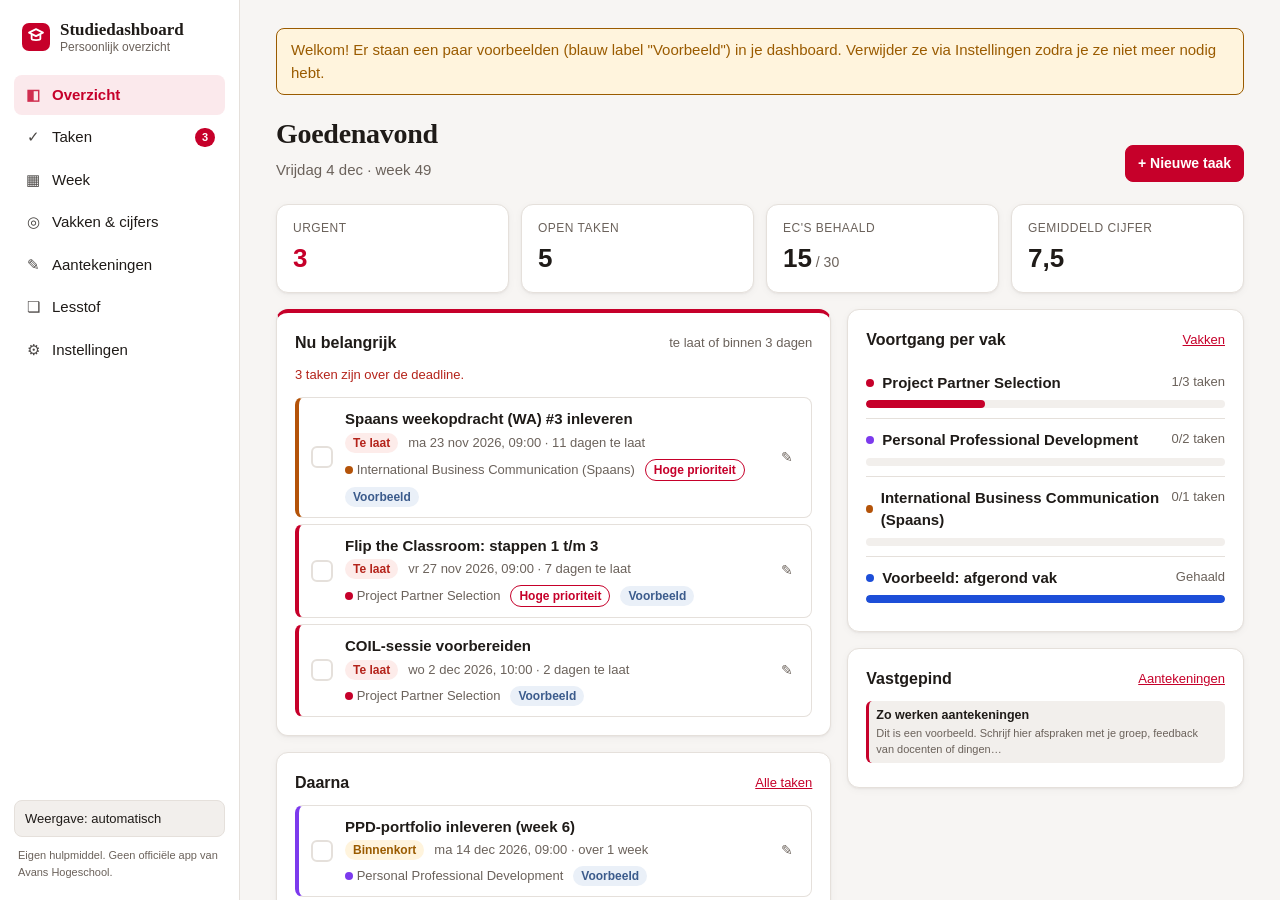
<file: index.html>
<!doctype html>
<html lang="nl">
<head>
  <meta charset="utf-8">
  <meta name="viewport" content="width=device-width, initial-scale=1">
  <title>Studiedashboard</title>
  <meta http-equiv="refresh" content="0; url=Studiedashboard.html">
</head>
<body>
  <p><a href="Studiedashboard.html">Open het Studiedashboard</a></p>
</body>
</html>
</file>
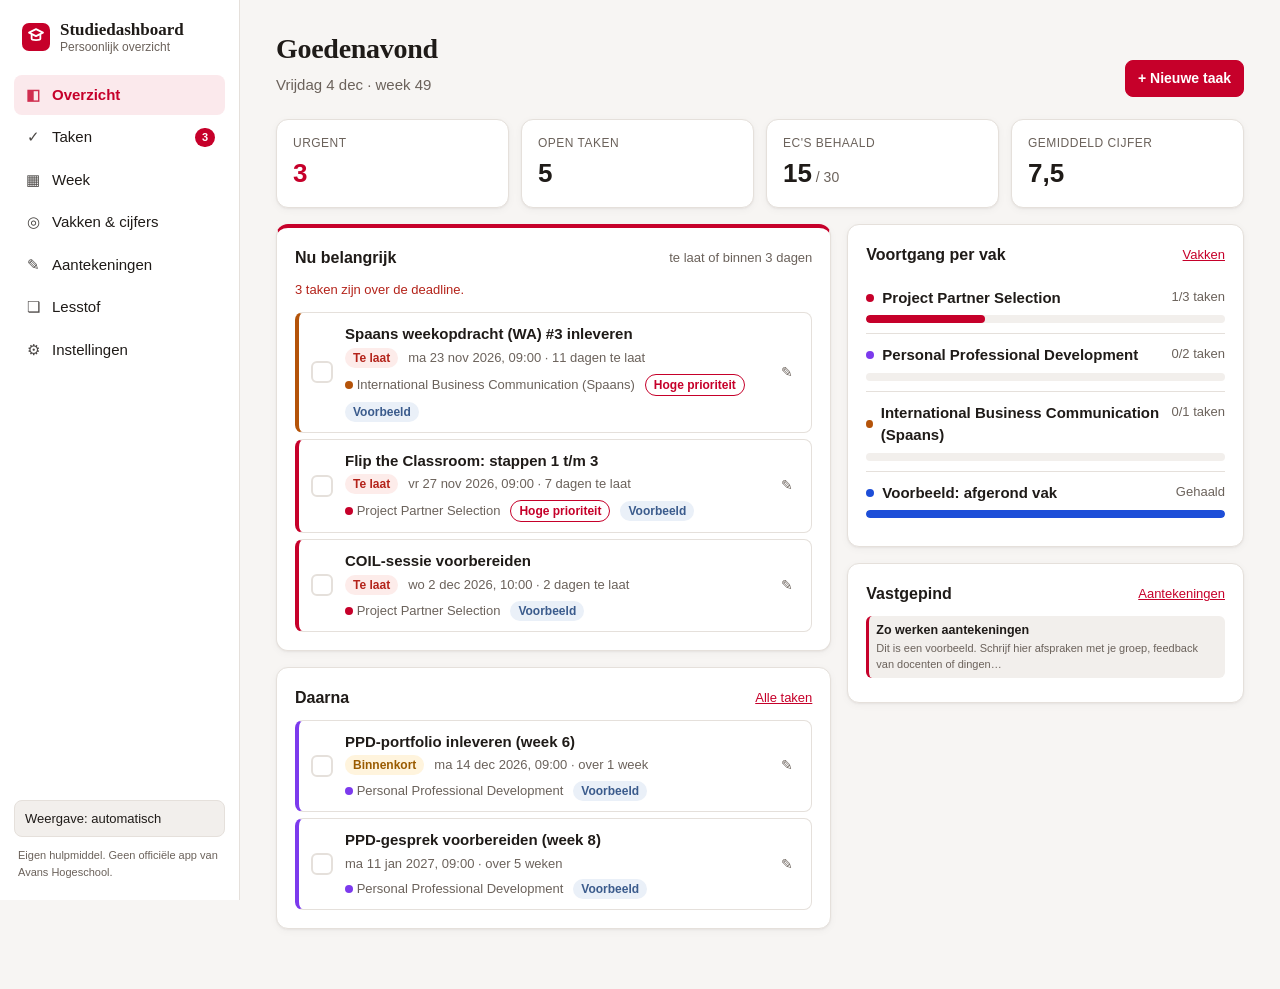
<file: Studiedashboard.html>
<!doctype html>
<html lang="nl">
<head>
  <meta charset="utf-8">
  <meta name="viewport" content="width=device-width, initial-scale=1, viewport-fit=cover">
  <meta name="theme-color" content="#c6002a">
  <meta name="apple-mobile-web-app-capable" content="yes">
  <meta name="mobile-web-app-capable" content="yes">
  <meta name="apple-mobile-web-app-status-bar-style" content="default">
  <meta name="apple-mobile-web-app-title" content="Studie">
  <link rel="apple-touch-icon" href="app/icons/apple-touch-icon.png">
  <meta name="color-scheme" content="light dark">
  <title>Studiedashboard</title>
  <link rel="stylesheet" href="app/styles.css">
  <script>
    if (location.protocol === 'https:' || location.protocol === 'http:') {
      var m = document.createElement('link'); m.rel = 'manifest'; m.href = 'manifest.webmanifest';
      document.head.appendChild(m);
    }
  </script>
  <link rel="icon" href="data:image/svg+xml,%3Csvg xmlns='http://www.w3.org/2000/svg' viewBox='0 0 32 32'%3E%3Crect width='32' height='32' rx='8' fill='%23c6002a'/%3E%3Cpath d='M8 11l8-4 8 4-8 4z M11 13v5c0 2 10 2 10 0v-5' fill='none' stroke='white' stroke-width='2' stroke-linejoin='round'/%3E%3C/svg%3E">
</head>
<body>
  <noscript>
    <p class="noscript">Dit dashboard heeft JavaScript nodig. Zet JavaScript aan in je browser.</p>
  </noscript>

  <div class="layout">
    <aside class="sidebar" aria-label="Hoofdmenu">
      <div class="brand">
        <span class="brand-mark" aria-hidden="true">
          <svg viewBox="0 0 32 32" width="28" height="28"><rect width="32" height="32" rx="8" fill="currentColor"/><path d="M8 11l8-4 8 4-8 4z M11 13v5c0 2 10 2 10 0v-5" fill="none" stroke="#fff" stroke-width="2" stroke-linejoin="round"/></svg>
        </span>
        <span class="brand-text">
          <strong>Studiedashboard</strong>
          <small>Persoonlijk overzicht</small>
        </span>
      </div>
      <nav class="nav" id="nav">
        <a href="#overzicht" data-view="overzicht"><span class="ico" aria-hidden="true">◧</span><span class="lbl">Overzicht</span><span class="lbl-short">Overzicht</span></a>
        <a href="#taken" data-view="taken"><span class="ico" aria-hidden="true">✓</span><span class="lbl">Taken</span><span class="lbl-short">Taken</span><span class="badge" id="nav-badge" hidden></span></a>
        <a href="#week" data-view="week"><span class="ico" aria-hidden="true">▦</span><span class="lbl">Week</span><span class="lbl-short">Week</span></a>
        <a href="#vakken" data-view="vakken"><span class="ico" aria-hidden="true">◎</span><span class="lbl">Vakken &amp; cijfers</span><span class="lbl-short">Vakken</span></a>
        <a href="#aantekeningen" data-view="aantekeningen"><span class="ico" aria-hidden="true">✎</span><span class="lbl">Aantekeningen</span><span class="lbl-short">Notities</span></a>
        <a href="#lesstof" data-view="lesstof"><span class="ico" aria-hidden="true">❏</span><span class="lbl">Lesstof</span><span class="lbl-short">Lesstof</span></a>
        <a href="#instellingen" data-view="instellingen"><span class="ico" aria-hidden="true">⚙</span><span class="lbl">Instellingen</span><span class="lbl-short">Meer</span></a>
      </nav>
      <div class="sidebar-foot">
        <button type="button" class="theme-toggle" id="theme-toggle" aria-label="Wissel licht of donker">
          <span id="theme-label">Weergave: automatisch</span>
        </button>
        <p class="disclaimer">Eigen hulpmiddel. Geen officiële app van Avans Hogeschool.</p>
      </div>
    </aside>

    <main class="main" id="main" tabindex="-1">
      <div id="banner" class="banner" role="status" hidden></div>
      <div id="view"></div>
    </main>
  </div>

  <dialog id="dialog" class="dialog" aria-labelledby="dialog-title"></dialog>
  <div id="toast" class="toast" role="status" aria-live="polite" hidden></div>

  <script src="app/lesstof.js"></script>
  <script src="app/rooster.js"></script>
  <script src="app/core.js"></script>
  <script src="app/app.js"></script>
</body>
</html>
</file>
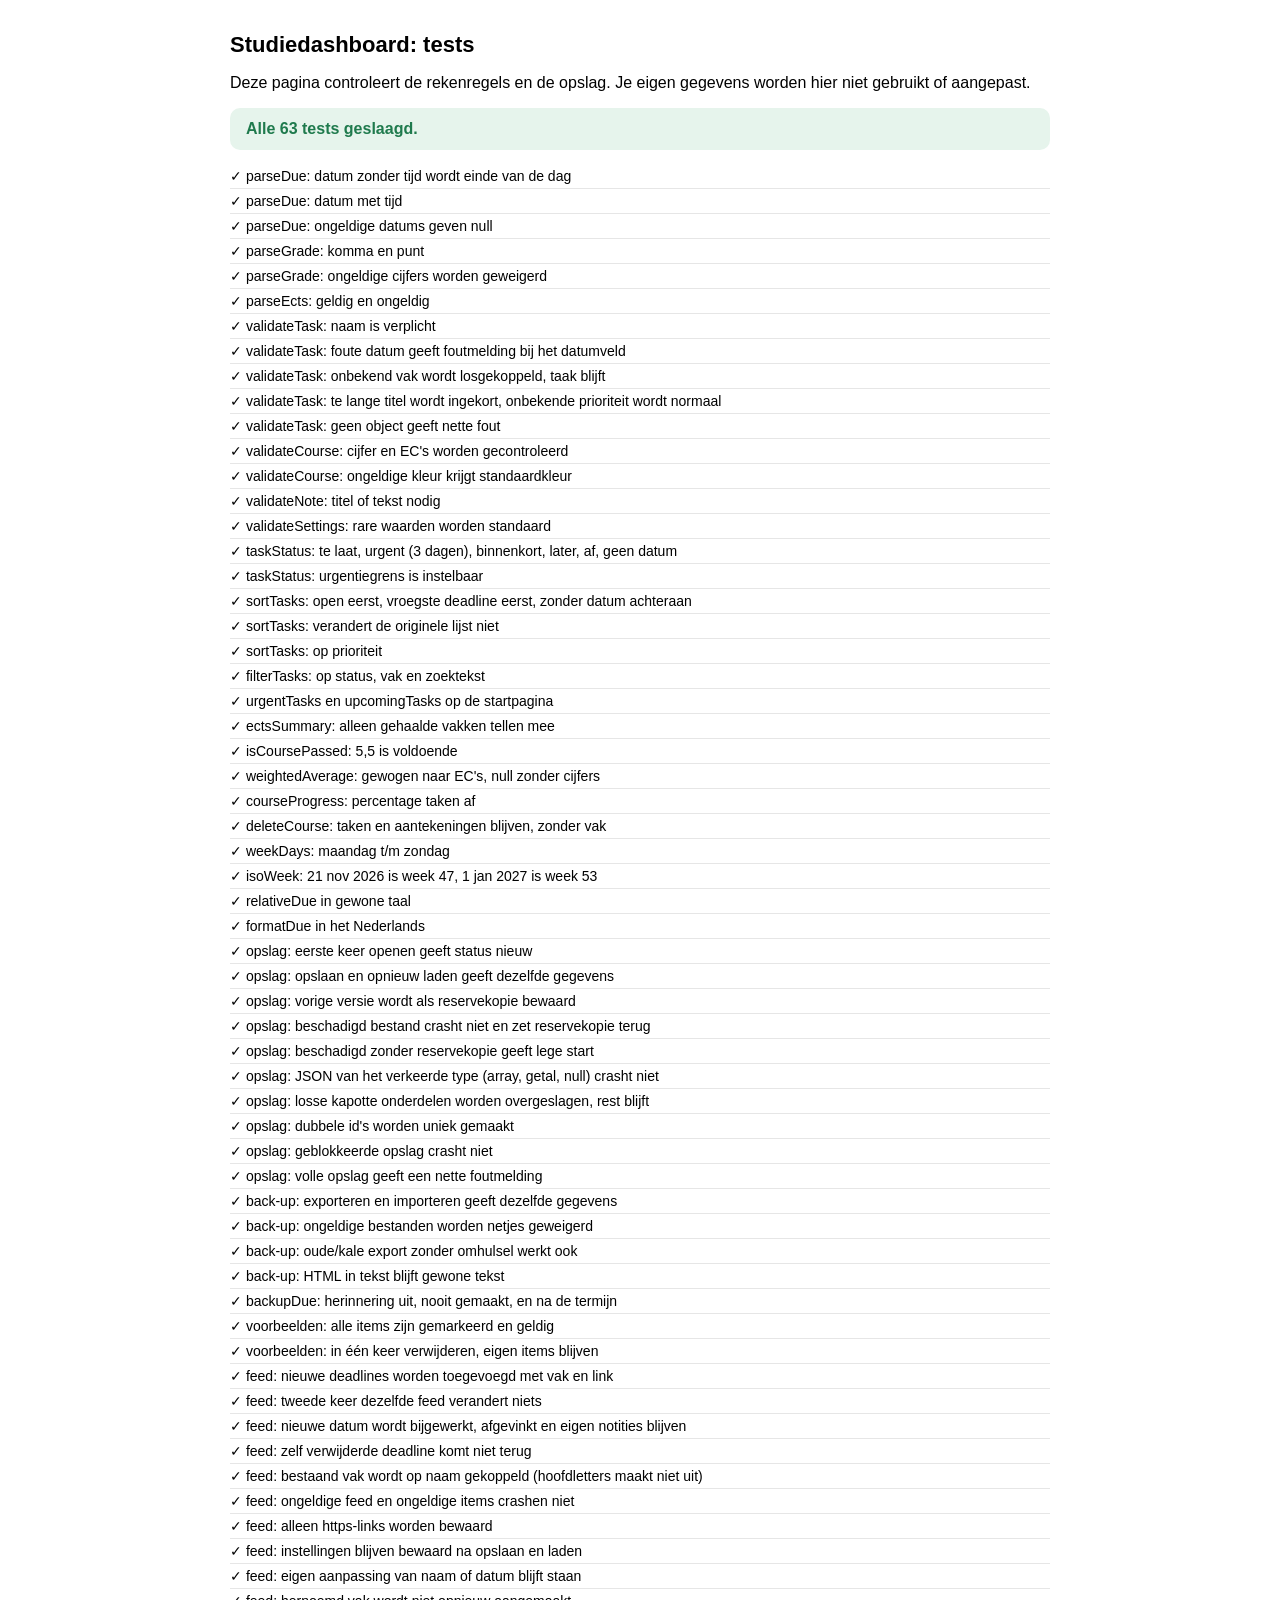
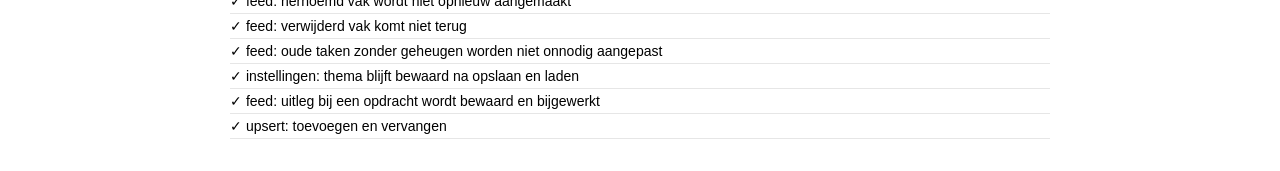
<file: tests/tests.html>
<!doctype html>
<html lang="nl">
<head>
  <meta charset="utf-8">
  <meta name="viewport" content="width=device-width, initial-scale=1">
  <title>Studiedashboard tests</title>
  <style>
    :root { color-scheme: light dark; }
    body { font-family: -apple-system, BlinkMacSystemFont, "Segoe UI", sans-serif; max-width: 820px; margin: 32px auto; padding: 0 16px; background: Canvas; color: CanvasText; }
    h1 { font-size: 22px; }
    #summary { padding: 12px 16px; border-radius: 10px; font-weight: 700; }
    .pass { background: #e6f4ec; color: #1f7a4d; }
    .fail { background: #fdecea; color: #b4231a; }
    ul { list-style: none; padding: 0; font-size: 14px; }
    li { padding: 4px 0; border-bottom: 1px solid rgba(128,128,128,.2); }
    li.bad { color: #b4231a; }
    small { display: block; opacity: .8; }
  </style>
</head>
<body>
  <h1>Studiedashboard: tests</h1>
  <p>Deze pagina controleert de rekenregels en de opslag. Je eigen gegevens worden hier niet gebruikt of aangepast.</p>
  <div id="summary">Bezig…</div>
  <ul id="list"></ul>
  <script src="../app/core.js"></script>
  <script src="test-runner.js"></script>
  <script src="core.test.js"></script>
  <script>
    (function () {
      var list = document.getElementById('list');
      var res = TR.run(function (r) {
        var li = document.createElement('li');
        li.className = r.ok ? '' : 'bad';
        li.textContent = (r.ok ? '✓ ' : '✗ ') + r.name;
        if (!r.ok) { var s = document.createElement('small'); s.textContent = r.error; li.appendChild(s); }
        list.appendChild(li);
      });
      var sum = document.getElementById('summary');
      sum.className = res.failed ? 'fail' : 'pass';
      sum.textContent = res.failed
        ? res.failed + ' van ' + res.total + ' tests mislukt.'
        : 'Alle ' + res.total + ' tests geslaagd.';
    })();
  </script>
</body>
</html>
</file>
<file: app/styles.css>
/* Studiedashboard - opmaak
   Kleuren staan als variabelen bovenaan, zodat licht en donker
   op één plek te regelen zijn. */

:root {
  --accent: #c6002a;
  --accent-strong: #a10022;
  --accent-soft: #fbe9ec;
  --accent-text: #ffffff;

  --bg: #f7f5f3;
  --surface: #ffffff;
  --surface-2: #f2efec;
  --border: #e5e0db;
  --text: #1f1b18;
  --text-muted: #6b625b;

  --danger: #b4231a;
  --danger-soft: #fdecea;
  --warn: #9a5b00;
  --warn-soft: #fff4dd;
  --ok: #1f7a4d;
  --ok-soft: #e6f4ec;
  --info: #3b5b8c;
  --info-soft: #eaf0f8;

  --radius: 12px;
  --radius-sm: 8px;
  --shadow: 0 1px 2px rgba(31, 27, 24, .05), 0 2px 8px rgba(31, 27, 24, .04);
  --font: -apple-system, BlinkMacSystemFont, "SF Pro Text", "Segoe UI", Roboto, "Helvetica Neue", Arial, sans-serif;
  --font-head: ui-serif, "New York", Georgia, "Times New Roman", serif;
  color-scheme: light;
}

:root[data-theme="donker"] {
  --accent: #ff4d6a;
  --accent-strong: #ff7088;
  --accent-soft: #3a1a20;
  --accent-text: #1a0a0d;
  --bg: #161413;
  --surface: #201d1b;
  --surface-2: #2a2624;
  --border: #38332f;
  --text: #f2eeea;
  --text-muted: #a89f97;
  --danger: #ff7a70;
  --danger-soft: #3d1d1a;
  --warn: #f0b94d;
  --warn-soft: #3a2c12;
  --ok: #5fcf95;
  --ok-soft: #173225;
  --info: #93b4e6;
  --info-soft: #1c2738;
  --shadow: 0 1px 2px rgba(0, 0, 0, .3);
  color-scheme: dark;
}

@media (prefers-color-scheme: dark) {
  :root[data-theme="auto"] {
    --accent: #ff4d6a;
    --accent-strong: #ff7088;
    --accent-soft: #3a1a20;
    --accent-text: #1a0a0d;
    --bg: #161413;
    --surface: #201d1b;
    --surface-2: #2a2624;
    --border: #38332f;
    --text: #f2eeea;
    --text-muted: #a89f97;
    --danger: #ff7a70;
    --danger-soft: #3d1d1a;
    --warn: #f0b94d;
    --warn-soft: #3a2c12;
    --ok: #5fcf95;
    --ok-soft: #173225;
    --info: #93b4e6;
    --info-soft: #1c2738;
    --shadow: 0 1px 2px rgba(0, 0, 0, .3);
    color-scheme: dark;
  }
}

* { box-sizing: border-box; }
html, body { margin: 0; padding: 0; }
body {
  background: var(--bg);
  color: var(--text);
  font-family: var(--font);
  font-size: 15px;
  line-height: 1.5;
  -webkit-font-smoothing: antialiased;
}
button, input, select, textarea { font: inherit; color: inherit; }
a { color: var(--accent); }
:focus-visible { outline: 2px solid var(--accent); outline-offset: 2px; }
[hidden] { display: none !important; }

.noscript { padding: 24px; }

/* ---------- Indeling ---------- */
.layout { display: grid; grid-template-columns: 240px minmax(0, 1fr); min-height: 100vh; }
.layout > * { min-width: 0; }
.sidebar {
  background: var(--surface);
  border-right: 1px solid var(--border);
  padding: 20px 14px;
  display: flex; flex-direction: column; gap: 20px;
  position: sticky; top: 0; height: 100vh;
}
.brand { display: flex; align-items: center; gap: 10px; padding: 0 8px; }
.brand-mark { color: var(--accent); display: inline-flex; }
.brand-text { display: flex; flex-direction: column; line-height: 1.2; }
.brand-text strong { font-family: var(--font-head); font-size: 17px; }
.brand-text small { color: var(--text-muted); font-size: 12px; }

.nav { display: flex; flex-direction: column; gap: 2px; }
.nav a {
  display: flex; align-items: center; gap: 10px;
  padding: 9px 10px; border-radius: var(--radius-sm);
  color: var(--text); text-decoration: none;
}
.nav a:hover { background: var(--surface-2); }
.nav a.active { background: var(--accent-soft); color: var(--accent); font-weight: 600; }
.nav .ico { width: 18px; text-align: center; opacity: .8; }
.nav .lbl-short { display: none; }
.nav .badge {
  margin-left: auto; background: var(--accent); color: var(--accent-text);
  border-radius: 999px; font-size: 11px; font-weight: 700; padding: 1px 7px;
}
.sidebar-foot { margin-top: auto; display: flex; flex-direction: column; gap: 10px; }
.theme-toggle {
  border: 1px solid var(--border); background: var(--surface-2);
  border-radius: var(--radius-sm); padding: 8px 10px; cursor: pointer; text-align: left;
  font-size: 13px;
}
.disclaimer { font-size: 11px; color: var(--text-muted); margin: 0; padding: 0 4px; }

.main { padding: 28px 36px 60px; max-width: 1180px; width: 100%; outline: none; }

/* ---------- Koppen ---------- */
.page-head { display: flex; align-items: flex-end; justify-content: space-between; gap: 16px; margin-bottom: 22px; flex-wrap: wrap; }
.page-head h1 { font-family: var(--font-head); font-size: 28px; margin: 0; font-weight: 600; letter-spacing: -.01em; }
.page-head p { margin: 4px 0 0; color: var(--text-muted); }
.actions { display: flex; gap: 8px; flex-wrap: wrap; align-items: center; }
h2 { font-size: 16px; margin: 0 0 12px; }
.section-title { display: flex; align-items: center; justify-content: space-between; gap: 8px; margin-bottom: 10px; }
.section-title h2 { margin: 0; }
.muted { color: var(--text-muted); }
.small { font-size: 13px; }

/* ---------- Kaarten ---------- */
.card {
  background: var(--surface); border: 1px solid var(--border);
  border-radius: var(--radius); padding: 18px; box-shadow: var(--shadow);
}
.grid { display: grid; gap: 16px; }
.grid-2 { grid-template-columns: 1.4fr 1fr; }
.grid-3 { grid-template-columns: repeat(3, 1fr); }
.stats { display: grid; grid-template-columns: repeat(4, 1fr); gap: 12px; margin-bottom: 16px; }
.stat { padding: 14px 16px; }
.stat .label { font-size: 12px; color: var(--text-muted); text-transform: uppercase; letter-spacing: .04em; }
.stat .value { font-size: 26px; font-weight: 700; font-variant-numeric: tabular-nums; margin-top: 2px; }
.stat .value small { font-size: 14px; color: var(--text-muted); font-weight: 500; }
.stat.alert .value { color: var(--accent); }

/* ---------- Knoppen ---------- */
.btn {
  display: inline-flex; align-items: center; gap: 6px;
  border: 1px solid var(--border); background: var(--surface);
  border-radius: var(--radius-sm); padding: 7px 12px; cursor: pointer;
  font-size: 14px; white-space: nowrap;
}
.btn:hover { background: var(--surface-2); }
.btn.primary { background: var(--accent); border-color: var(--accent); color: var(--accent-text); font-weight: 600; }
.btn.primary:hover { background: var(--accent-strong); border-color: var(--accent-strong); }
.btn.danger { color: var(--danger); }
.btn.danger.solid { background: var(--danger); border-color: var(--danger); color: #fff; }
.btn.ghost { border-color: transparent; background: transparent; }
.btn.ghost:hover { background: var(--surface-2); }
.btn.small { padding: 4px 9px; font-size: 13px; }
.icon-btn {
  border: none; background: transparent; cursor: pointer; padding: 4px 6px;
  border-radius: 6px; color: var(--text-muted); font-size: 14px;
}
.icon-btn:hover { background: var(--surface-2); color: var(--text); }
a.icon-btn { text-decoration: none; display: inline-block; }

/* ---------- Takenlijst ---------- */
.task-list { list-style: none; margin: 0; padding: 0; display: flex; flex-direction: column; gap: 6px; }
.task {
  display: grid; grid-template-columns: auto 1fr auto; gap: 12px; align-items: center;
  background: var(--surface); border: 1px solid var(--border); border-radius: var(--radius-sm);
  padding: 10px 12px; border-left: 4px solid var(--course-color, var(--border));
}
.card .task { box-shadow: none; }
.task.done .task-title { text-decoration: line-through; color: var(--text-muted); }
.task.done { opacity: .75; }
.task-main { min-width: 0; }
.task-title { font-weight: 600; overflow-wrap: anywhere; }
.task-meta { display: flex; flex-wrap: wrap; gap: 6px 10px; font-size: 13px; color: var(--text-muted); margin-top: 2px; align-items: center; }
.task-actions { display: flex; gap: 2px; }
.check {
  appearance: none; -webkit-appearance: none; width: 22px; height: 22px; margin: 0;
  border: 2px solid var(--border); border-radius: 6px; cursor: pointer; display: grid; place-content: center;
  background: var(--surface);
}
.check:hover { border-color: var(--accent); }
.check:checked { background: var(--ok); border-color: var(--ok); }
.check:checked::after { content: "✓"; color: #fff; font-size: 14px; font-weight: 700; line-height: 1; }

.pill {
  display: inline-flex; align-items: center; gap: 4px;
  font-size: 12px; font-weight: 600; padding: 1px 8px; border-radius: 999px;
  background: var(--surface-2); color: var(--text-muted); white-space: nowrap;
}
.pill.te-laat { background: var(--danger-soft); color: var(--danger); }
.pill.urgent { background: var(--accent-soft); color: var(--accent); }
.pill.binnenkort { background: var(--warn-soft); color: var(--warn); }
.pill.af { background: var(--ok-soft); color: var(--ok); }
.pill.example { background: var(--info-soft); color: var(--info); }
.pill.prio-hoog { background: transparent; color: var(--accent); border: 1px solid currentColor; }
.dot { width: 8px; height: 8px; border-radius: 50%; display: inline-block; background: var(--course-color, var(--border)); }

.filters { display: flex; gap: 8px; flex-wrap: wrap; margin-bottom: 14px; align-items: center; }
.segmented { display: inline-flex; border: 1px solid var(--border); border-radius: var(--radius-sm); overflow: hidden; background: var(--surface); }
.segmented button { border: none; background: transparent; padding: 6px 12px; cursor: pointer; font-size: 13px; }
.segmented button + button { border-left: 1px solid var(--border); }
.segmented button.active { background: var(--accent-soft); color: var(--accent); font-weight: 600; }
.input, select.input, textarea.input {
  border: 1px solid var(--border); background: var(--surface); border-radius: var(--radius-sm);
  padding: 7px 10px; font-size: 14px; min-width: 0;
}
.input:focus { outline: 2px solid var(--accent); outline-offset: -1px; border-color: transparent; }
.search { min-width: 200px; }

.empty {
  text-align: center; padding: 28px 16px; color: var(--text-muted);
  border: 1px dashed var(--border); border-radius: var(--radius-sm);
}
.empty strong { display: block; color: var(--text); margin-bottom: 4px; }

/* ---------- Urgent blok ---------- */
.focus-card { border-top: 4px solid var(--accent); }
.calm { display: flex; align-items: center; gap: 10px; color: var(--ok); font-weight: 600; padding: 8px 0; }

/* ---------- Vakken ---------- */
.course-row { display: grid; grid-template-columns: 1fr auto; gap: 6px 12px; padding: 10px 0; border-bottom: 1px solid var(--border); }
.course-row:last-child { border-bottom: none; }
.course-name { display: flex; align-items: center; gap: 8px; font-weight: 600; min-width: 0; overflow-wrap: anywhere; }
.progress { grid-column: 1 / -1; height: 8px; background: var(--surface-2); border-radius: 999px; overflow: hidden; }
.progress > span { display: block; height: 100%; background: var(--course-color, var(--accent)); border-radius: 999px; transition: width .3s ease; }
.course-cards { display: grid; grid-template-columns: repeat(auto-fill, minmax(300px, 1fr)); gap: 14px; }
.course-card { border-top: 4px solid var(--course-color); display: flex; flex-direction: column; gap: 10px; }
.course-card h3 { margin: 0; font-size: 16px; overflow-wrap: anywhere; }
.course-facts { display: grid; grid-template-columns: repeat(3, 1fr); gap: 8px; }
.fact { background: var(--surface-2); border-radius: var(--radius-sm); padding: 8px 10px; }
.fact .label { font-size: 11px; color: var(--text-muted); text-transform: uppercase; letter-spacing: .04em; }
.fact .value { font-weight: 700; font-variant-numeric: tabular-nums; }
.fact .value.pass { color: var(--ok); }
.fact .value.fail { color: var(--danger); }
.course-card .foot { display: flex; justify-content: space-between; align-items: center; margin-top: auto; }

/* ---------- Week ---------- */
.week { display: grid; grid-template-columns: repeat(7, minmax(0, 1fr)); gap: 8px; }
.day { background: var(--surface); border: 1px solid var(--border); border-radius: var(--radius-sm); min-height: 180px; padding: 8px; display: flex; flex-direction: column; gap: 6px; }
.day.today { border-color: var(--accent); box-shadow: 0 0 0 1px var(--accent) inset; }
.day.weekend { background: var(--surface-2); }
.day-head { display: flex; justify-content: space-between; align-items: baseline; font-size: 13px; }
.day-head strong { text-transform: capitalize; }
.day-head span { color: var(--text-muted); }
.day.today .day-head strong { color: var(--accent); }
.mini-task {
  font-size: 12.5px; padding: 5px 7px; border-radius: 6px; background: var(--surface-2);
  border-left: 3px solid var(--course-color, var(--border)); cursor: pointer; text-align: left; border-top: none; border-right: none; border-bottom: none;
  width: 100%; overflow-wrap: anywhere;
}
.day.weekend .mini-task { background: var(--surface); }
.mini-task.done { text-decoration: line-through; color: var(--text-muted); }
.mini-task .time { display: block; color: var(--text-muted); font-size: 11px; }
.add-day { margin-top: auto; border: 1px dashed var(--border); background: transparent; border-radius: 6px; font-size: 12px; color: var(--text-muted); cursor: pointer; padding: 3px; }
.add-day:hover { color: var(--accent); border-color: var(--accent); }

/* ---------- Aantekeningen ---------- */
.notes { display: grid; grid-template-columns: repeat(auto-fill, minmax(260px, 1fr)); gap: 14px; }
.note { cursor: pointer; display: flex; flex-direction: column; gap: 8px; text-align: left; font: inherit; color: inherit; border-top: 4px solid var(--course-color, var(--border)); }
.note:hover { border-color: var(--accent); }
.note h3 { margin: 0; font-size: 15px; overflow-wrap: anywhere; }
.note p { margin: 0; color: var(--text-muted); white-space: pre-wrap; overflow-wrap: anywhere; display: -webkit-box; -webkit-line-clamp: 6; -webkit-box-orient: vertical; overflow: hidden; font-size: 14px; }
.note .task-meta { margin-top: auto; }

/* ---------- Instellingen ---------- */
.settings { display: flex; flex-direction: column; gap: 16px; max-width: 760px; }
.setting-row { display: flex; justify-content: space-between; gap: 16px; align-items: center; padding: 10px 0; border-bottom: 1px solid var(--border); flex-wrap: wrap; }
.setting-row:last-child { border-bottom: none; }
.setting-row p { margin: 2px 0 0; font-size: 13px; color: var(--text-muted); }

/* ---------- Dialoog ---------- */
.dialog {
  border: 1px solid var(--border); border-radius: var(--radius); padding: 0; width: min(540px, calc(100vw - 32px));
  background: var(--surface); color: var(--text); box-shadow: 0 20px 50px rgba(0, 0, 0, .25);
}
.dialog::backdrop { background: rgba(20, 16, 14, .45); }
.dialog form { display: flex; flex-direction: column; }
.dialog header { padding: 18px 20px 0; }
.dialog header h2 { font-family: var(--font-head); font-size: 20px; margin: 0; }
.dialog .body { padding: 16px 20px; display: flex; flex-direction: column; gap: 14px; max-height: 70vh; overflow: auto; }
.dialog footer { padding: 14px 20px; border-top: 1px solid var(--border); display: flex; justify-content: space-between; gap: 8px; }
.dialog footer .right { display: flex; gap: 8px; margin-left: auto; }
.field { display: flex; flex-direction: column; gap: 5px; }
.field label { font-size: 13px; font-weight: 600; }
.field > .input { width: 100%; max-width: 100%; }
.field .hint { font-size: 12px; color: var(--text-muted); }
.field .error { font-size: 12.5px; color: var(--danger); font-weight: 600; }
.field.invalid .input { border-color: var(--danger); }
.row { display: grid; grid-template-columns: 1fr 1fr; gap: 12px; }
textarea.input { resize: vertical; min-height: 90px; line-height: 1.5; }
textarea.input.tall { min-height: 260px; }
.color-choices { display: flex; gap: 8px; flex-wrap: wrap; }
.color-choices label { position: relative; cursor: pointer; }
.color-choices input { position: absolute; opacity: 0; }
.color-choices span { display: block; width: 26px; height: 26px; border-radius: 50%; border: 3px solid var(--surface); box-shadow: 0 0 0 1px var(--border); }
.color-choices input:checked + span { box-shadow: 0 0 0 2px var(--text); }
.color-choices input:focus-visible + span { outline: 2px solid var(--accent); outline-offset: 2px; }
.checkbox-line { display: flex; gap: 8px; align-items: center; font-size: 14px; }

/* ---------- Meldingen ---------- */
.banner {
  border-radius: var(--radius-sm); padding: 10px 14px; margin-bottom: 18px;
  background: var(--warn-soft); color: var(--warn); border: 1px solid currentColor;
  display: flex; justify-content: space-between; gap: 12px; align-items: center;
}
.banner.error { background: var(--danger-soft); color: var(--danger); }
.banner .btn { color: var(--text); }
.toast {
  position: fixed; bottom: 20px; left: 50%; transform: translateX(-50%);
  background: var(--text); color: var(--bg); padding: 10px 16px; border-radius: 999px;
  font-size: 14px; box-shadow: 0 8px 24px rgba(0, 0, 0, .2); z-index: 50;
  display: flex; gap: 12px; align-items: center;
}
.toast button { background: transparent; border: none; color: inherit; text-decoration: underline; cursor: pointer; font-weight: 600; }

/* ---------- Kleine schermen ---------- */
@media (max-width: 1000px) {
  .grid-2, .grid-3 { grid-template-columns: 1fr; }
  .stats { grid-template-columns: repeat(2, 1fr); }
  .week { grid-template-columns: repeat(2, minmax(0, 1fr)); }
}
@media (max-width: 760px) {
  /* Telefoon: kopbalk bovenaan, tabbalk onderaan (zoals een iPhone-app) */
  .layout { grid-template-columns: minmax(0, 1fr); }
  .sidebar {
    position: sticky; top: 0; z-index: 20; height: auto; flex-direction: row; align-items: center;
    padding: calc(8px + env(safe-area-inset-top)) 16px 8px; gap: 10px;
    border-right: none; border-bottom: 1px solid var(--border);
  }
  .brand { padding: 0; }
  .brand-text small { display: none; }
  .sidebar-foot { margin: 0 0 0 auto; flex-direction: row; align-items: center; }
  .disclaimer { display: none; }
  .theme-toggle { font-size: 12px; padding: 6px 10px; }
  .nav {
    position: fixed; left: 0; right: 0; bottom: 0; z-index: 30;
    flex-direction: row; justify-content: space-around; gap: 0;
    background: var(--surface); border-top: 1px solid var(--border);
    padding: 4px 4px calc(4px + env(safe-area-inset-bottom));
  }
  .nav a {
    flex: 1 1 0; flex-direction: column; gap: 1px; padding: 6px 2px; min-width: 0;
    font-size: 10.5px; position: relative; border-radius: 8px;
  }
  .nav a.active { background: transparent; }
  .nav .ico { font-size: 18px; width: auto; }
  .nav .lbl { display: none; }
  .nav .lbl-short { display: inline; }
  .nav .badge { position: absolute; top: 2px; left: 50%; margin-left: 6px; font-size: 10px; padding: 0 5px; }
  .main { padding: 16px 16px calc(84px + env(safe-area-inset-bottom)); }
  .page-head h1 { font-size: 24px; }
  .stats { gap: 8px; }
  .stat { padding: 10px 12px; }
  .stat .value { font-size: 22px; }
  .row { grid-template-columns: 1fr; }
  .week { grid-template-columns: 1fr; }
  .day { min-height: 0; }
  .task { grid-template-columns: auto 1fr auto; padding: 10px; gap: 10px; }
  .check { width: 26px; height: 26px; }
  .icon-btn { padding: 8px 9px; font-size: 16px; }
  .filters .search { min-width: 0; flex: 1 1 100%; }
  .filters select.input { flex: 1 1 40%; }
  /* 16px voorkomt dat iPhone inzoomt bij typen */
  .input, select.input, textarea.input { font-size: 16px; }
  .btn { padding: 9px 14px; }
  .dialog { width: 100vw; max-width: 100vw; margin: auto 0 0; border-radius: 16px 16px 0 0; max-height: 92vh; }
  .dialog .body { max-height: calc(92vh - 140px); }
  .dialog footer { padding-bottom: calc(14px + env(safe-area-inset-bottom)); }
  .toast { bottom: calc(76px + env(safe-area-inset-bottom)); max-width: calc(100vw - 32px); }
  .course-cards, .notes { grid-template-columns: 1fr; }
  .setting-row > * { flex: 1 1 100%; }
}

@media (prefers-reduced-motion: reduce) {
  * { transition: none !important; }
}

@media print {
  .sidebar, .actions, .task-actions, .filters { display: none !important; }
  .layout { display: block; }
}

/* Lesstof */
.ls-tabs { margin-bottom: 16px; flex-wrap: wrap; }
.ls-title { margin: 0 0 12px; }
.ls-intro { color: var(--text-muted); margin-bottom: 12px; }
.ls-section { margin-bottom: 12px; padding: 0; }
.ls-section > summary { cursor: pointer; padding: 14px 16px; font-weight: 600; list-style-position: inside; }
.ls-section[open] > summary { border-bottom: 1px solid var(--border); }
.ls-body { padding: 4px 16px 14px; line-height: 1.55; }
.ls-body p { margin: 10px 0; }
.ls-body ul, .ls-body ol { margin: 8px 0; padding-left: 22px; }
.ls-body li { margin: 4px 0; }
.ls-table { overflow-x: auto; margin: 10px 0; -webkit-overflow-scrolling: touch; }
.ls-table table { border-collapse: collapse; width: 100%; font-size: 14px; }
.ls-table th, .ls-table td { border: 1px solid var(--border); padding: 6px 8px; text-align: left; vertical-align: top; }
.ls-table th { background: var(--surface-2); }
.ls-foot { color: var(--text-muted); font-size: 13px; margin-top: 16px; }
/* Uitleg bij een opdracht */
.task-instr { grid-column: 2 / -1; font-size: 14px; min-width: 0; }
.task-instr > summary { cursor: pointer; color: var(--accent); font-weight: 600; }
.task-instr-body { margin-top: 6px; padding: 8px 12px; background: var(--surface-2); border-radius: var(--radius-sm); line-height: 1.5; }
.task-instr-body p { margin: 6px 0; }
.task-instr-body h4 { margin: 10px 0 4px; font-size: 14px; }
.task-instr-body ul { margin: 4px 0; padding-left: 20px; }
.task-instr.open { margin-top: 4px; }

/* Rooster-lessen in de weekweergave */
.lesson { display: block; font-size: 12px; line-height: 1.3; padding: 6px 8px; margin: 0 0 6px; border-radius: 8px;
  background: var(--surface-2, rgba(127,127,127,.12)); color: var(--text-2, inherit); border-left: 3px solid rgba(127,127,127,.5); }
.lesson .time { display: block; opacity: .75; font-size: 11px; }
</file>
